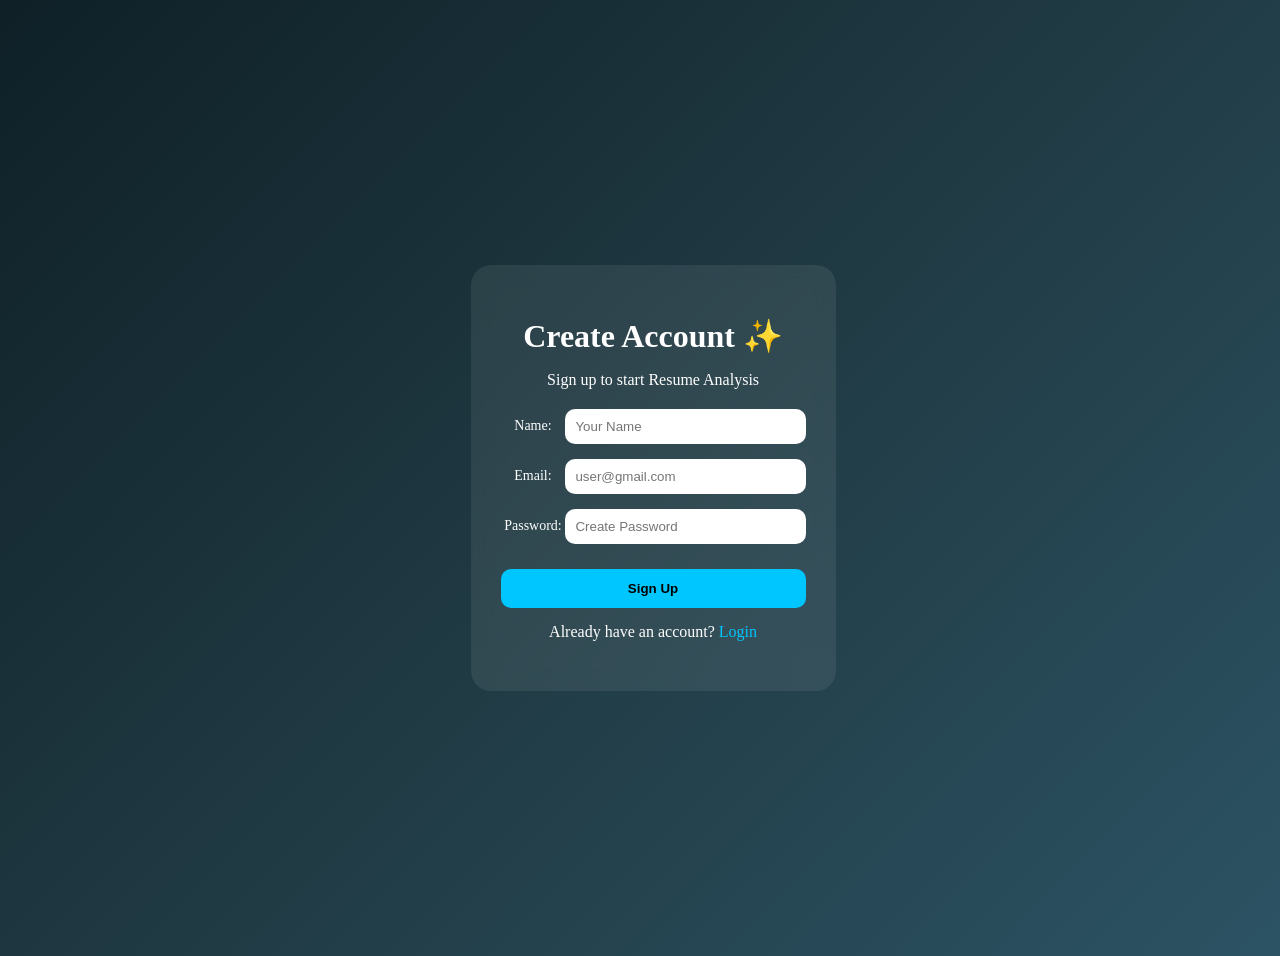
<file: index.html>
<!DOCTYPE html>
<html>
<head>
  <title>Sign Up</title>

  <style>
    .login-body {
      background: linear-gradient(135deg,#0f2027,#203a43,#2c5364);
      display:flex;
      justify-content:center;
      align-items:center;
      min-height:100vh;
      padding:20px;
    }

    .login-container {
      background: rgba(255,255,255,0.08);
      padding:30px;
      border-radius:20px;
      width:90%;
      max-width:400px;
      text-align:center;
      backdrop-filter: blur(10px);
    }

    .input-group {
      display:flex;
      align-items:center;
      margin-bottom:15px;
    }

    .input-group label {
      width:90px;
      font-size:14px;
      color:white;
    }

    .input-group input {
      width:100%;
      padding:10px;
      border-radius:10px;
      border:none;
    }

    .login-btn {
      width:100%;
      padding:12px;
      background:#00c6ff;
      border:none;
      color:#000;
      font-weight:bold;
      cursor:pointer;
      border-radius:10px;
      margin-top:10px;
    }

    h1 {
      color:white;
      margin-bottom:10px;
    }

    p {
      color:white;
      margin-bottom:20px;
    }

    a {
      color:#00c6ff;
      text-decoration:none;
    }
  </style>
</head>

<body class="login-body">
<form id="signupForm">
  <div class="login-container">

    <h1>Create Account ✨</h1>
    <p>Sign up to start Resume Analysis</p>

    <div class="input-group">
      <label>Name:</label>
      <input type="text" id="signupName" placeholder="Your Name" required>
    </div>

    <div class="input-group">
      <label>Email:</label>
      <input type="email" id="signupEmail" placeholder="user@gmail.com" required>
    </div>

    <div class="input-group">
      <label>Password:</label>
      <input type="password" id="signupPassword" placeholder="Create Password" required>
    </div>

    <button type="submit" class="login-btn">Sign Up</button>

    <p style="margin-top:15px;">
      Already have an account?
      <a href="pages/login.html">Login</a>
    </p>

  </div>
</form>

<script src="js/auth.js"></script>
</body>
</html>
</file>
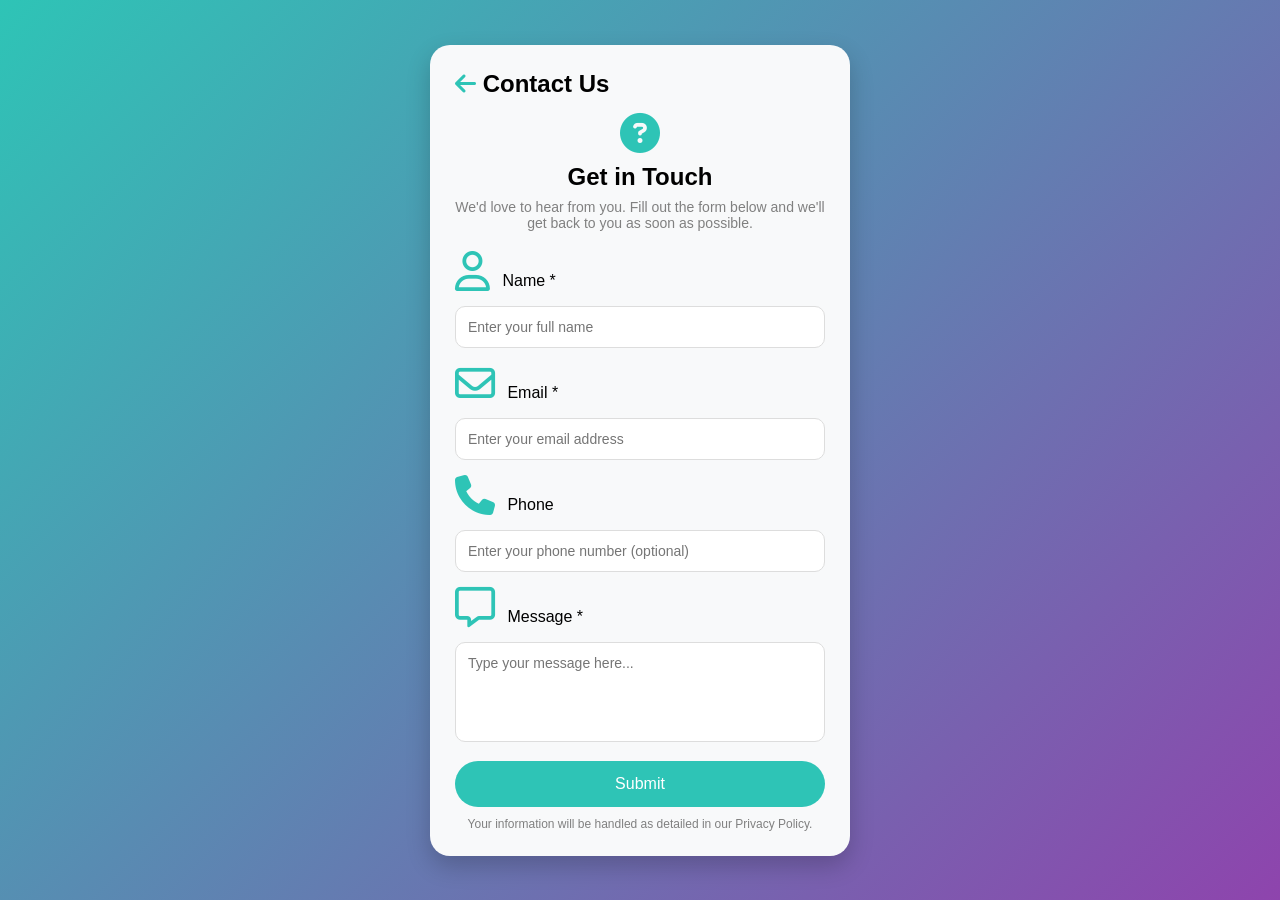
<file: pages/contact.html>
<!DOCTYPE html>
<html lang="en">
<head>
<meta charset="UTF-8">
<meta name="viewport" content="width=device-width, initial-scale=1.0">
<title>Contact Us</title>

<link rel="stylesheet" href="https://cdnjs.cloudflare.com/ajax/libs/font-awesome/6.5.0/css/all.min.css">

<style>
* {
    margin: 0;
    padding: 0;
    box-sizing: border-box;
    font-family: 'Segoe UI', sans-serif;
}

body {
    height: 100vh;
    background: linear-gradient(135deg, #2ec4b6, #8e44ad);
    display: flex;
    justify-content: center;
    align-items: center;
}

.container {
    width: 90%;
    max-width: 420px;
    background: #f8f9fa;
    border-radius: 20px;
    padding: 25px;
    box-shadow: 0 10px 25px rgba(0,0,0,0.2);
}

.header {
    font-size: 24px;
    font-weight: bold;
    margin-bottom: 15px;
}

.card {
    text-align: center;
}

.card i {
    font-size: 40px;
    color: #2ec4b6;
    margin-bottom: 10px;
}

.card h2 {
    margin-bottom: 8px;
}

.card p {
    font-size: 14px;
    color: gray;
    margin-bottom: 20px;
}

.input-group {
    margin-bottom: 15px;
    text-align: left;
}

.input-group label {
    display: block;
    margin-bottom: 5px;
    font-weight: 500;
}

.input-group i {
    margin-right: 8px;
    color: #2ec4b6;
}

.input-group input,
.input-group textarea {
    width: 100%;
    padding: 12px;
    border-radius: 10px;
    border: 1px solid #ddd;
    outline: none;
    font-size: 14px;
}

.input-group textarea {
    height: 100px;
    resize: none;
}

button {
    width: 100%;
    padding: 14px;
    border: none;
    border-radius: 25px;
    background: #2ec4b6;
    color: white;
    font-size: 16px;
    cursor: pointer;
    transition: 0.3s;
}

button:hover {
    background: #26a69a;
}

.footer-text {
    font-size: 12px;
    color: gray;
    text-align: center;
    margin-top: 10px;
}


#successMsg{
    display:none;
    color:#22c55e;
    margin-top:12px;
    font-weight:600;
    text-align:center;
}
</style>
</head>

<body>

<div class="container">

    <div class="header"><a href="project.html" style="color: #2ec4b6;"><i class="fa-solid fa-arrow-left"></i></a> Contact Us</div>

    <div class="card" >
        <i class="fa-solid fa-circle-question"></i>
        <h2>Get in Touch</h2>
        <p>We'd love to hear from you. Fill out the form below and we'll get back to you as soon as possible.</p>

        <!-- FORM START -->
        <form id="contactForm">

            <div class="input-group">
                <label><i class="fa-regular fa-user"></i> Name *</label>
                <input type="text" name="name" placeholder="Enter your full name" required>
            </div>

            <div class="input-group">
                <label><i class="fa-regular fa-envelope"></i> Email *</label>
                <input type="email" name="email" placeholder="Enter your email address" required>
            </div>

            <div class="input-group">
                <label><i class="fa-solid fa-phone"></i> Phone</label>
                <input type="number" name="phone" placeholder="Enter your phone number (optional)">
            </div>

            <div class="input-group">
                <label><i class="fa-regular fa-message"></i> Message *</label>
                <textarea name="message" placeholder="Type your message here..." required></textarea>
            </div>

            <button type="submit">Submit</button>
            <p id="successMsg">Message submitted successfully ✅</p>

        </form>
        <!-- FORM END -->

        <div class="footer-text">
            Your information will be handled as detailed in our Privacy Policy.
        </div>

    </div>
</div>

<script>
const contactForm = document.getElementById("contactForm");
const successMsg = document.getElementById("successMsg");

contactForm.addEventListener("submit", function(e){
    e.preventDefault();

    successMsg.style.display = "block";
    contactForm.reset();

    setTimeout(() => {
        window.location.href = "project.html";
    }, 1500);
});
</script>

</body>
</html>
</file>
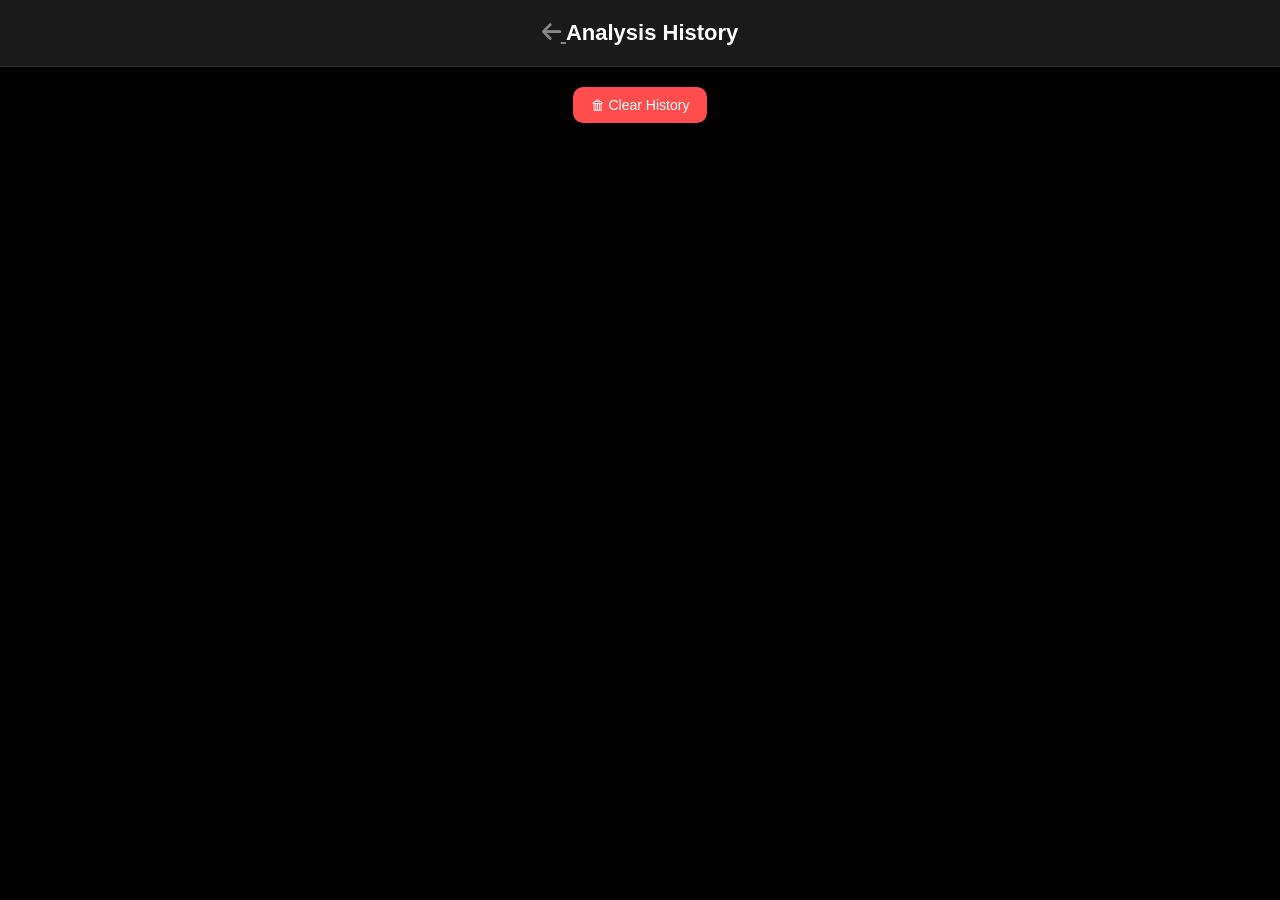
<file: pages/history.html>
<!DOCTYPE html>
<html lang="en">
<head>
<meta charset="UTF-8">
<meta name="viewport" content="width=device-width, initial-scale=1.0">
<title>History</title>

<link rel="stylesheet" href="https://cdnjs.cloudflare.com/ajax/libs/font-awesome/6.5.0/css/all.min.css">

<style>
*{
  margin:0;
  padding:0;
  box-sizing:border-box;
  font-family:'Segoe UI', sans-serif;
}

body{
  background:#000;
  color:white;
}


.title{
  text-align:center;
  padding:20px;
  font-size:22px;
  font-weight:600;
  background:#1a1a1a;
  border-bottom:1px solid #333;
}


.empty{
  height:80vh;
  display:flex;
  flex-direction:column;
  justify-content:center;
  align-items:center;
  text-align:center;
  color:#888;
}

.empty i{
  font-size:60px;
  margin-bottom:15px;
}

.empty h3{
  margin-bottom:8px;
  font-weight:500;
}

.empty p{
  font-size:14px;
}

.history-list{
  padding:20px;
}

.history-card{
  background:#111827;
  border-radius:18px;
  padding:18px;
  margin-bottom:18px;
  box-shadow:0 0 15px rgba(0,0,0,0.25);
}

.history-card h3{
  margin-bottom:10px;
  font-size:18px;
}

.history-meta{
  display:flex;
  justify-content:space-between;
  color:#aaa;
  font-size:14px;
  margin-top:10px;
}

.score-badge{
  display:inline-block;
  margin-top:10px;
  padding:6px 14px;
  border-radius:20px;
  background:#00c6ff22;
  color:#00c6ff;
  font-weight:bold;
}

#clearHistoryBtn{
  margin:20px auto;
  display:block;
  padding:10px 18px;
  border:none;
  border-radius:10px;
  background:#ff4d4d;
  color:white;
  cursor:pointer;
  font-size:14px;
}
</style>
</head>

<body>

<div class="title">
  <a href="project.html" style="color: #888;">
    <i class="fa-solid fa-arrow-left"></i>
  </a>
  Analysis History
</div>
<button id="clearHistoryBtn">🗑 Clear History</button>

<div id="historyContainer"></div>

<script src="../js/history.js"></script>
</body>
</html>
</file>
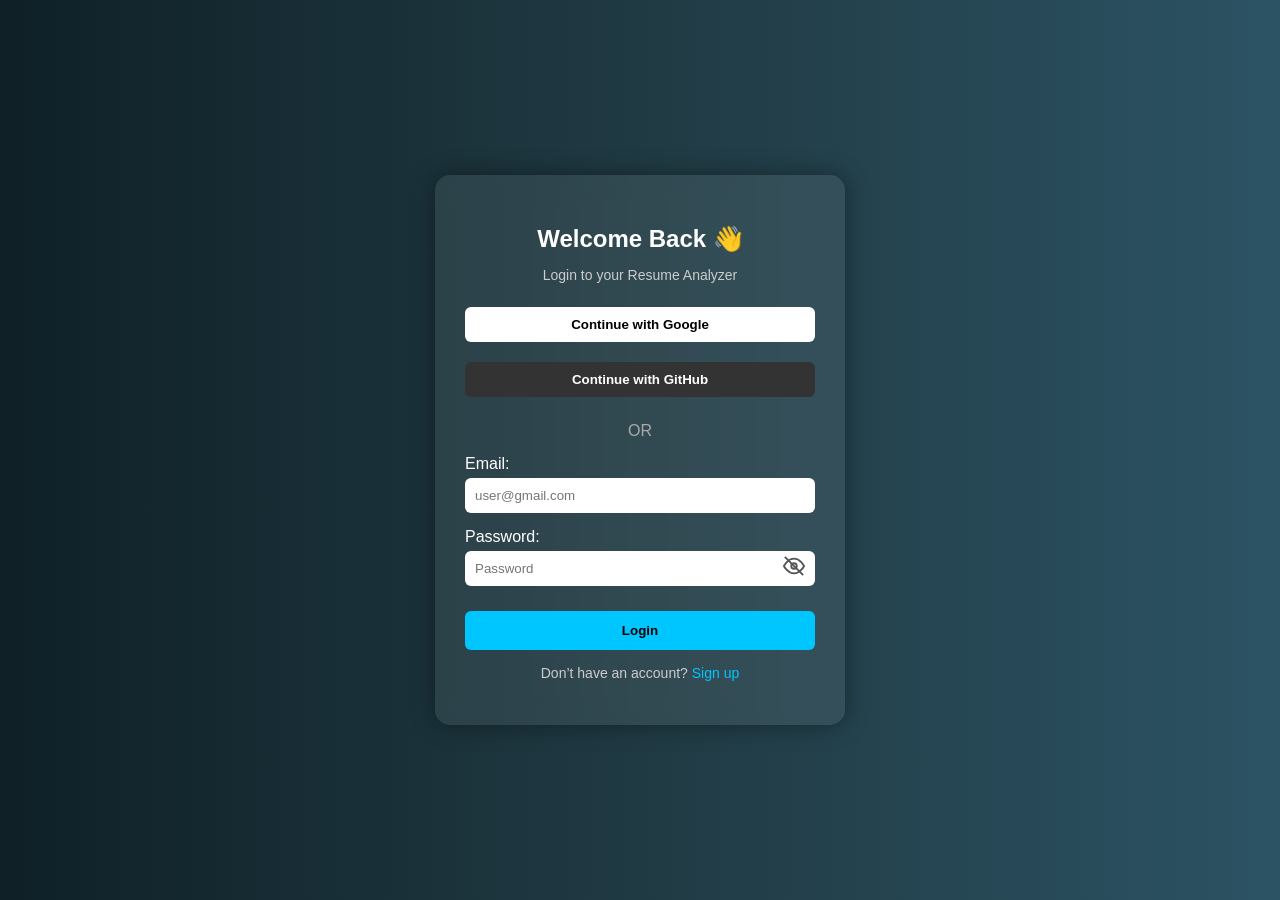
<file: pages/login.html>
<!DOCTYPE html>
<html>
<head>
  <title>Login</title>

  <style>
    body {
      margin: 0;
      font-family: Arial;
      background: linear-gradient(to right, #0f2027, #203a43, #2c5364);
      display: flex;
      justify-content: center;
      align-items: center;
      height: 100vh;
    }

    .login-container {
      background: rgba(255, 255, 255, 0.08);
      padding: 30px;
      border-radius: 15px;
      width: 350px;
      backdrop-filter: blur(12px);
      text-align: center;
      box-shadow: 0 0 25px rgba(0,0,0,0.4);
    }

    h2 {
      color: white;
      margin-bottom: 5px;
    }

    p {
      color: #ccc;
      font-size: 14px;
    }

    .social-btn {
      width: 100%;
      padding: 10px;
      margin: 10px 0;
      border: none;
      border-radius: 6px;
      cursor: pointer;
      font-weight: bold;
    }

    .google { background: white; }
    .github { background: #333; color: white; }

    .divider {
      margin: 15px 0;
      color: #aaa;
    }

    .input-group {
      text-align: left;
      margin: 15px 0;
      color: white;
    }

    input {
      width: 100%;
      padding: 10px;
      border-radius: 6px;
      border: none;
      margin-top: 5px;
      box-sizing: border-box;
      outline: none;
    }

    .password-wrapper {
      position: relative;
    }

    .password-wrapper input {
      padding-right: 40px;
    }

    .eye-icon {
      position: absolute;
      right: 10px;
      top: 50%;
      transform: translateY(-50%);
      cursor: pointer;
      display: flex;
      align-items: center;
    }

    .eye-icon svg {
      stroke: #555;
    }

    .login-btn {
      width: 100%;
      padding: 12px;
      background: #00c6ff;
      border: none;
      border-radius: 6px;
      cursor: pointer;
      font-weight: bold;
      margin-top: 10px;
    }

    a {
      color: #00c6ff;
      text-decoration: none;
    }
  </style>
</head>

<body>

<form id="loginForm">
  <div class="login-container">

    <h2>Welcome Back 👋</h2>
    <p>Login to your Resume Analyzer</p>

    <button type="button" class="social-btn google">Continue with Google</button>
    <button type="button" class="social-btn github">Continue with GitHub</button>

    <div class="divider">OR</div>

    <div class="input-group">
      <label>Email:</label>
      <input type="email" id="email" placeholder="user@gmail.com" required>
    </div>

    <div class="input-group">
      <label>Password:</label>

      <div class="password-wrapper">
        <input type="password" id="password" placeholder="Password" required>

        <!-- ✅ Eye Icon -->
        <span class="eye-icon" id="eye">
          <svg id="eyeIcon" xmlns="http://www.w3.org/2000/svg" width="22" height="22" fill="none" stroke="#555" stroke-width="2" viewBox="0 0 24 24">
            <!-- Closed eye (default) -->
            <path d="M1 12s4-8 11-8 11 8 11 8-4 8-11 8S1 12 1 12z"/>
            <circle cx="12" cy="12" r="3"/>
            <line x1="2" y1="2" x2="22" y2="22"/>
          </svg>
        </span>
      </div>

    </div>

    <button type="submit" class="login-btn">Login</button>

    <p style="margin-top:15px;">
      Don’t have an account?
      <a href="../index.html">Sign up</a>
    </p>

  </div>
</form>

<script src="../js/auth.js"></script>

<script>
const eye = document.getElementById("eye");
const pass = document.getElementById("password");
const eyeIcon = document.getElementById("eyeIcon");

eye.addEventListener("click", () => {
  if (pass.type === "password") {
    pass.type = "text";

    eyeIcon.innerHTML = `
      <path d="M1 12s4-8 11-8 11 8 11 8-4 8-11 8S1 12 1 12z"/>
      <circle cx="12" cy="12" r="3"/>
    `;
  } else {
    pass.type = "password";

    eyeIcon.innerHTML = `
      <path d="M1 12s4-8 11-8 11 8 11 8-4 8-11 8S1 12 1 12z"/>
      <circle cx="12" cy="12" r="3"/>
      <line x1="2" y1="2" x2="22" y2="22"/>
    `;
  }
});
</script>

</body>
</html>
</file>
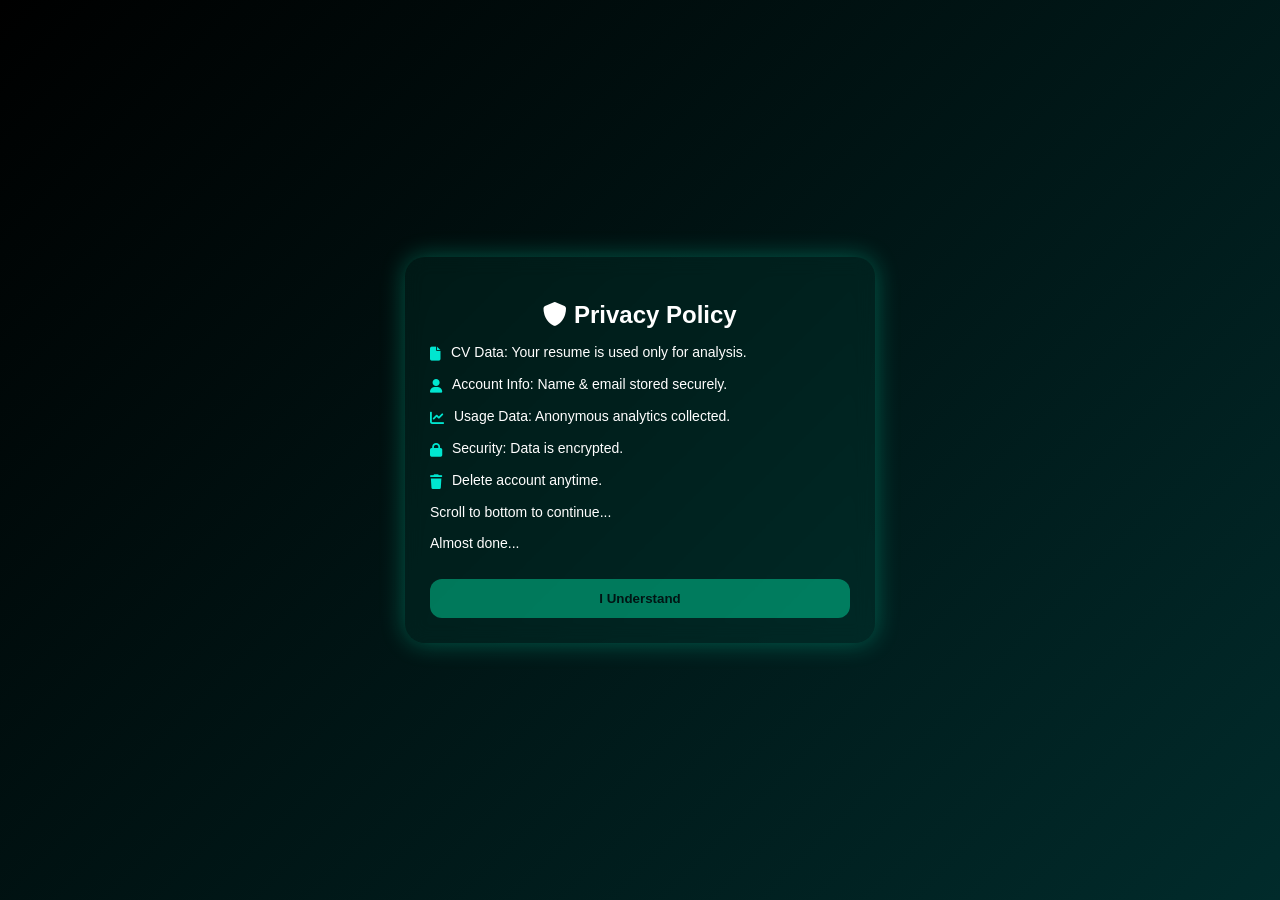
<file: pages/privacy.html>
<!DOCTYPE html>
<html lang="en">
<head>
<meta charset="UTF-8">
<title>Privacy Policy</title>

<link rel="stylesheet" href="https://cdnjs.cloudflare.com/ajax/libs/font-awesome/6.5.0/css/all.min.css">

<style>
body {
  margin: 0;
  height: 100vh;
  display: flex;
  justify-content: center;
  align-items: center;
  background: linear-gradient(135deg,#000,#012b2b);
  font-family: 'Segoe UI', sans-serif;
  color: white;
}

/* CARD */
.policy-box {
  width: 420px;
  padding: 25px;
  border-radius: 20px;
  background: rgba(0,255,200,0.05);
  backdrop-filter: blur(10px);
  box-shadow: 0 0 25px rgba(0,255,200,0.3);
}

/* TITLE */
.policy-box h2 {
  margin-bottom: 15px;
  text-align: center;
}

/* SCROLL AREA */
#content {
  height: 220px;
  overflow-y: auto;
  padding-right: 5px;
}

/* ITEMS */
.section {
  display: flex;
  align-items: flex-start;
  gap: 10px;
  margin-bottom: 15px;
  font-size: 14px;
}

.section i {
  color: #00e6d0;
  margin-top: 3px;
}

/* BUTTON */
.btn {
  width: 100%;
  padding: 12px;
  border: none;
  border-radius: 12px;
  background: linear-gradient(135deg,#00e6d0,#00bfa5);
  color: black;
  font-weight: bold;
  margin-top: 15px;
  opacity: 0.4;
  transition: 0.3s;
}

.btn.active {
  opacity: 1;
  pointer-events: auto;
}

.btn:hover {
  transform: scale(1.05);
}
#acceptBtn {
  background: #00ffb7 ;
}
</style>
</head>

<body>

<div class="policy-box">

  <h2><i class="fa-solid fa-shield"></i> Privacy Policy</h2>

  <div id="content">

    <div class="section">
      <i class="fa-solid fa-file"></i>
      <span>CV Data: Your resume is used only for analysis.</span>
    </div>

    <div class="section">
      <i class="fa-solid fa-user"></i>
      <span>Account Info: Name & email stored securely.</span>
    </div>

    <div class="section">
      <i class="fa-solid fa-chart-line"></i>
      <span>Usage Data: Anonymous analytics collected.</span>
    </div>

    <div class="section">
      <i class="fa-solid fa-lock"></i>
      <span>Security: Data is encrypted.</span>
    </div>

    <div class="section">
      <i class="fa-solid fa-trash"></i>
      <span>Delete account anytime.</span>
    </div>

    <!-- extra scroll -->
    <div class="section"><span>Scroll to bottom to continue...</span></div>
    <div class="section"><span>Almost done...</span></div>
    <div class="section"><span>Done 👍</span></div>

  </div>

  <button id="acceptBtn"  class="btn">I Understand</button>

</div>

<script>


  const btn = document.getElementById("acceptBtn");

 

  btn.addEventListener("click", () => {
    window.location.href = "project.html";
  });


</script>

</body>
</html>
</file>
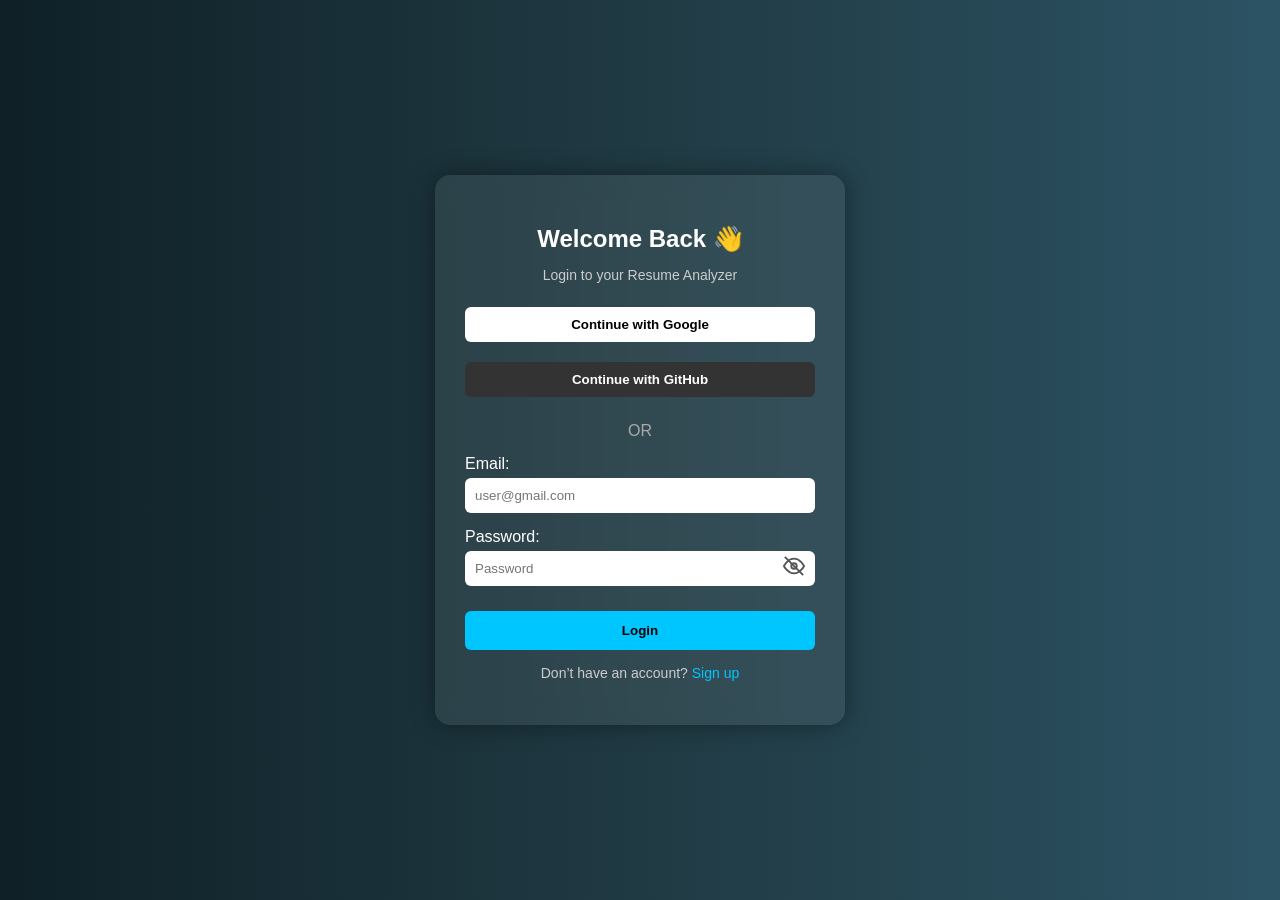
<file: pages/profile.html>
<!DOCTYPE html>
<html lang="en">
<head>
<meta charset="UTF-8" />
<meta name="viewport" content="width=device-width, initial-scale=1.0"/>
<title>Profile Settings</title>

<style>
* { box-sizing: border-box; }
body {
  margin: 0;
  font-family: 'Segoe UI', sans-serif;
  background: linear-gradient(135deg,#020202,#021b1e,#022f36);
  color: #fff;
}

/* CONTAINER */
.container {
  max-width: 720px;
  margin: 50px auto;
  padding: 0 16px;
}

/* CARD */
.card {
  background: rgba(255,255,255,0.05);
  border: 1px solid rgba(0,255,255,0.2);
  border-radius: 20px;
  padding: 20px;
  margin-bottom: 20px;
  backdrop-filter: blur(10px);
}

/* PROFILE TOP */
.profile-card {
  display: flex;
  align-items: center;
  gap: 16px;
}

/* AVATAR (MAN ICON) */
.avatar {
  width: 70px;
  height: 70px;
  border-radius: 50%;
  overflow: hidden;
  border: 2px solid #00e6d0;
  flex: 0 0 70px;
}
.avatar img {
  width: 100%;
  height: 100%;
  object-fit: cover;
}

/* TEXT */
h2 { margin: 0 0 4px 0; }
p { margin: 0; color: #cfd8dc; }

/* INPUTS */
label { display: block; margin-top: 10px; font-size: 14px; color: #b0bec5; }
input {
  width: 100%;
  padding: 10px;
  margin-top: 6px;
  border-radius: 10px;
  border: 1px solid rgba(255,255,255,0.12);
  background: rgba(255,255,255,0.06);
  color: #fff;
  outline: none;
}

/* BUTTONS */
.row {
  display: flex;
  gap: 10px;
  margin-top: 12px;
}
.btn, .editBtn {
  padding: 10px 14px;
  border-radius: 10px;
  border: none;
  cursor: pointer;
  font-weight: 600;
}
.editBtn {
  background: #00e6d0;
  color: #002b2b;
  
}
.card {
  position: relative;
}

.editBtn {
  position: absolute;
  top: 15px;     
  right: 15px;   
}
.btn {
  background: linear-gradient(135deg,#00e6d0,#00bfa5);
  color: #002b2b;
  display: none;
}

/* LOGOUT */
.logout {
  border: 1px solid red;
  color: red;
  text-align: center;
  padding: 14px;
  border-radius: 14px;
  cursor: pointer;
}   
.header {
  display: flex;
  align-items: center;
  gap: 10px;
  margin-bottom: 20px;
  margin-top: 20px;
  padding-left: 20px;
}
.back {
  font-size: 22px;
  cursor: pointer;
  color: #00e6d0;
}

.title {
  font-size: 20px;
  font-weight: bold;
}
.status {
  display: inline-block;
  background: rgba(0, 224, 208, 0.2);
  color: #00e6d0;
  padding: 4px 12px;
  border-radius: 20px;
  font-size: 12px;
  margin-top: 5px;
}
</style>
</head>

<body>
<div class="header">
  <span class="back" onclick="goBack()">←</span>
  <span class="title">Profile Settings</span>
</div>
<div class="container">

  <!-- PROFILE TOP -->
  <div class="card profile-card">
    
    <div class="avatar">
      <img src="https://cdn-icons-png.flaticon.com/512/3135/3135715.png" alt="avatar">
    </div>
    <div>
      <h2 id="profileName">Name</h2>
      <p id="profileEmail">email@gmail.com</p>
      <span class="status">Active User</span>
    </div>
    
  </div>

  <!-- PERSONAL INFO -->
  <div class="card">
    <h3>Personal Information</h3>
    <button id="editBtn" class="editBtn">Edit</button>

    <label>Name</label>
    <input id="editName" disabled>

    <label>Email</label>
    <input id="editEmail" disabled>

    <label>Joined</label>
    <input id="joined" disabled>

    <div class="row">
      
      <button id="saveBtn" class="btn">Save Changes</button>
    </div>
  </div>

  <!-- LOGOUT -->
  <div id="logoutBtn" class="logout">Sign Out</div>

</div>

<script src="../js/profile.js">

</script>

</body>
</html>
</file>
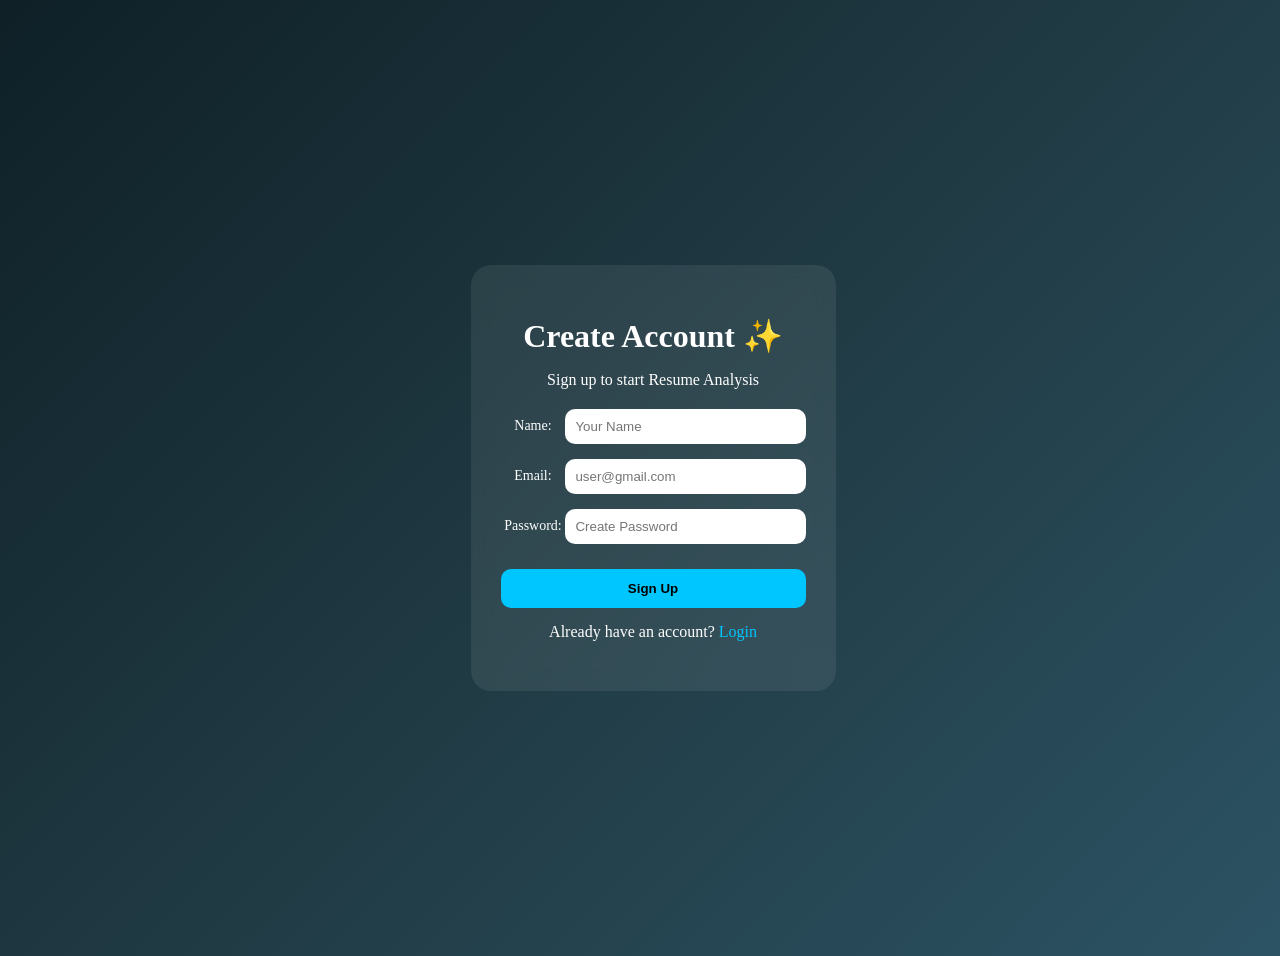
<file: pages/signup.html>
<!DOCTYPE html>
<html>
<head>
  <title>Sign Up</title>

  <style>
    .login-body {
      background: linear-gradient(135deg,#0f2027,#203a43,#2c5364);
      display:flex;
      justify-content:center;
      align-items:center;
      min-height:100vh;
      padding:20px;
    }

    .login-container {
      background: rgba(255,255,255,0.08);
      padding:30px;
      border-radius:20px;
      width:90%;
      max-width:400px;
      text-align:center;
      backdrop-filter: blur(10px);
    }

    .input-group {
      display:flex;
      align-items:center;
      margin-bottom:15px;
    }

    .input-group label {
      width:90px;
      font-size:14px;
      color:white;
    }

    .input-group input {
      width:100%;
      padding:10px;
      border-radius:10px;
      border:none;
    }

    .login-btn {
      width:100%;
      padding:12px;
      background:#00c6ff;
      border:none;
      color:#000;
      font-weight:bold;
      cursor:pointer;
      border-radius:10px;
      margin-top:10px;
    }

    h1 {
      color:white;
      margin-bottom:10px;
    }

    p {
      color:white;
      margin-bottom:20px;
    }

    a {
      color:#00c6ff;
      text-decoration:none;
    }
  </style>
</head>

<body class="login-body">
<form id="signupForm">
  <div class="login-container">

    <h1>Create Account ✨</h1>
    <p>Sign up to start Resume Analysis</p>

    <div class="input-group">
      <label>Name:</label>
      <input type="text" id="signupName" placeholder="Your Name" required>
    </div>

    <div class="input-group">
      <label>Email:</label>
      <input type="email" id="signupEmail" placeholder="user@gmail.com" required>
    </div>

    <div class="input-group">
      <label>Password:</label>
      <input type="password" id="signupPassword" placeholder="Create Password" required>
    </div>

    <button type="submit" class="login-btn">Sign Up</button>

    <p style="margin-top:15px;">
      Already have an account?
      <a href="login.html">Login</a>
    </p>

  </div>
</form>

<script src="../js/auth.js"></script>
</body>
</html>
</file>
